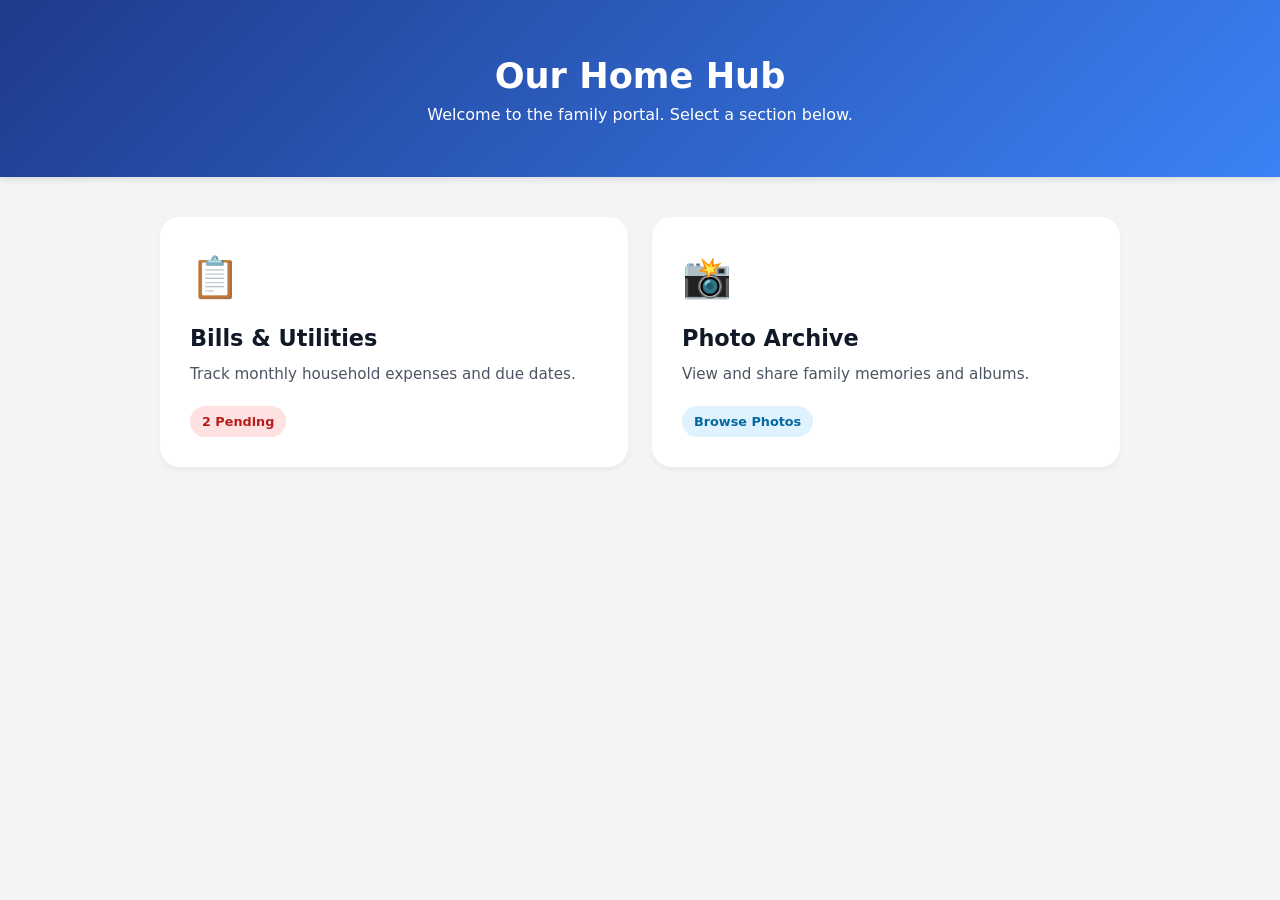
<file: index.html>
<!DOCTYPE html>
<html lang="en">
<head>
    <meta charset="UTF-8">
    <meta name="viewport" content="width=device-width, initial-scale=1.0">
    <title>Our Home Hub</title>
    <link rel="stylesheet" href="style.css">
</head>
<body>

    <header class="main-header">
        <div class="header-content">
            <h1>Our Home Hub</h1>
            <p>Welcome to the family portal. Select a section below.</p>
        </div>
    </header>

    <main class="hub-container menu-grid">
        
        <a href="bills.html" class="hub-nav-card">
            <div class="nav-icon">📋</div>
            <h2>Bills & Utilities</h2>
            <p>Track monthly household expenses and due dates.</p>
            <span class="nav-status warning">2 Pending</span>
        </a>

        <a href="gallery.html" class="hub-nav-card">
            <div class="nav-icon">📸</div>
            <h2>Photo Archive</h2>
            <p>View and share family memories and albums.</p>
            <span class="nav-status info">Browse Photos</span>
        </a>

    </main>

</body>
</html>
</file>
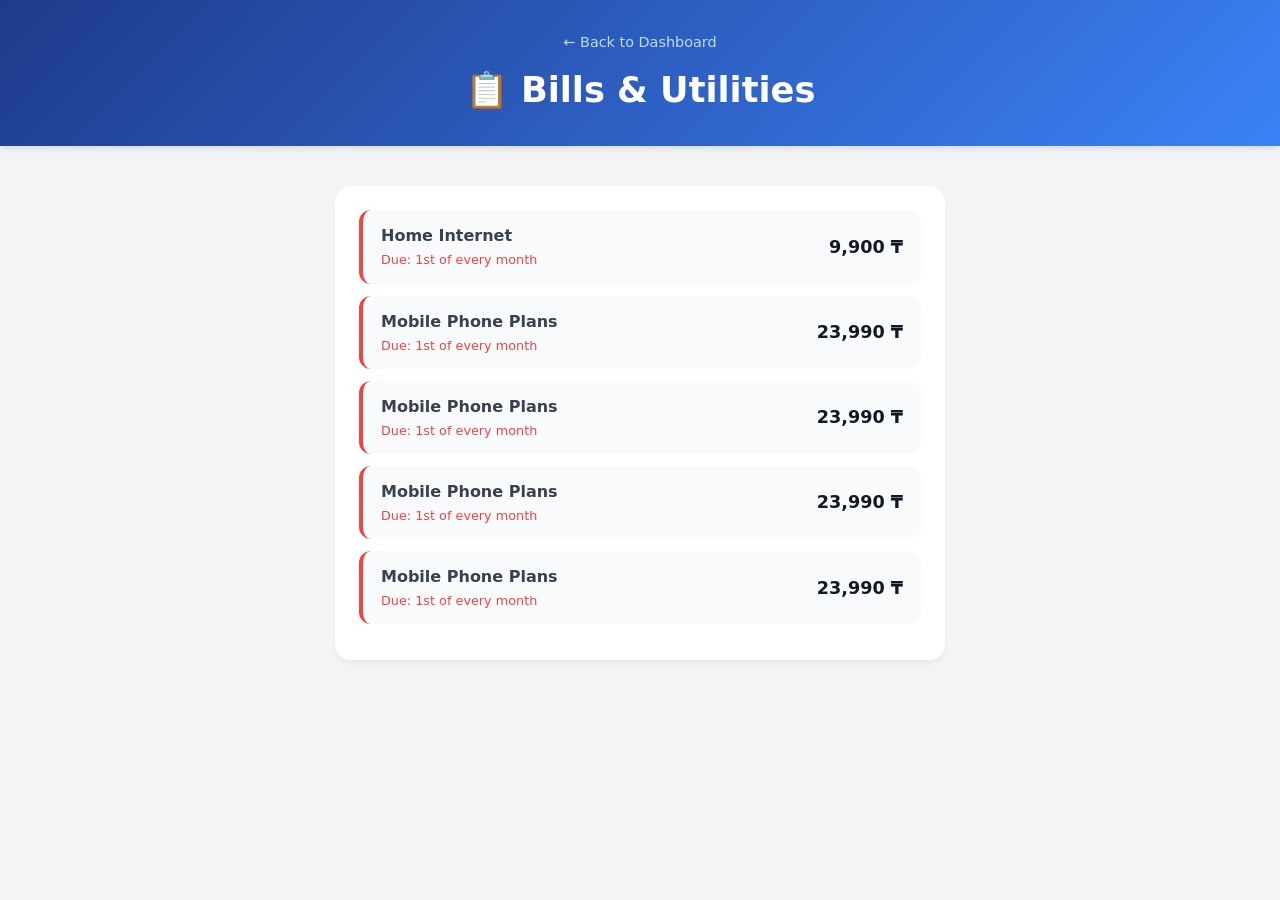
<file: bills.html>
<!DOCTYPE html>
<html lang="en">
<head>
    <meta charset="UTF-8">
    <meta name="viewport" content="width=device-width, initial-scale=1.0">
    <title>Home Hub - Bills</title>
    <link rel="stylesheet" href="style.css">
</head>
<body>

    <header class="main-header sub-page-header">
        <div class="header-content">
            <a href="index.html" class="back-link">← Back to Dashboard</a>
            <h1>📋 Bills & Utilities</h1>
        </div>
    </header>

    <main class="hub-container single-column">
        <section class="hub-card">
            <ul class="bill-list">
                
                <li class="bill-item unpaid">
                    <div class="bill-info">
                        <span class="bill-name">Home Internet</span>
                        <span class="bill-due">Due: 1st of every month</span>
                    </div>
                    <span class="bill-amount">9,900 ₸</span>
                </li>

                <li class="bill-item unpaid">
                    <div class="bill-info">
                        <span class="bill-name">Mobile Phone Plans</span>
                        <span class="bill-due">Due: 1st of every month</span>
                    </div>
                    <span class="bill-amount">23,990 ₸</span>
                </li>

                <li class="bill-item unpaid">
                    <div class="bill-info">
                        <span class="bill-name">Mobile Phone Plans</span>
                        <span class="bill-due">Due: 1st of every month</span>
                    </div>
                    <span class="bill-amount">23,990 ₸</span>
                </li>

                <li class="bill-item unpaid">
                    <div class="bill-info">
                        <span class="bill-name">Mobile Phone Plans</span>
                        <span class="bill-due">Due: 1st of every month</span>
                    </div>
                    <span class="bill-amount">23,990 ₸</span>
                </li>

                <li class="bill-item unpaid">
                    <div class="bill-info">
                        <span class="bill-name">Mobile Phone Plans</span>
                        <span class="bill-due">Due: 1st of every month</span>
                    </div>
                    <span class="bill-amount">23,990 ₸</span>
                </li>
            </ul>
        </section>

    </main>

</body>
</html>
</file>
<file: style.css>
/* --- RESET & VARIABLES --- */
* {
    margin: 0;
    padding: 0;
    box-sizing: border-box;
}

body {
    font-family: 'Segoe UI', system-ui, sans-serif;
    background-color: #f3f4f6;
    color: #1f2937;
    line-height: 1.5;
    padding-bottom: 60px;
}

/* --- HEADER & NAVIGATION --- */
.main-header {
    background: linear-gradient(135deg, #1e3a8a 0%, #3b82f6 100%);
    color: white;
    padding: 50px 20px;
    text-align: center;
    margin-bottom: 40px;
    box-shadow: 0 4px 6px -1px rgba(0, 0, 0, 0.1);
    position: relative;
}

.sub-page-header {
    padding: 30px 20px;
}

.back-link {
    color: #bfdbfe;
    text-decoration: none;
    font-size: 0.9rem;
    display: inline-block;
    margin-bottom: 10px;
    font-weight: 500;
}

.back-link:hover {
    color: #ffffff;
    text-decoration: underline;
}

.header-content h1 {
    font-size: 2.2rem;
    font-weight: 700;
}

/* --- LAYOUT CONTAINER CONTEXTS --- */
.hub-container {
    max-width: 1000px;
    margin: 0 auto;
    padding: 0 20px;
}

/* Homepage main menu layout */
.menu-grid {
    display: grid;
    grid-template-columns: 1fr;
    gap: 24px;
}

@media (min-width: 640px) {
    .menu-grid {
        grid-template-columns: 1fr 1fr;
    }
}

/* Gallery page layout */
.gallery-grid {
    display: grid;
    grid-template-columns: 1fr;
    gap: 20px;
}

@media (min-width: 640px) {
    .gallery-grid {
        grid-template-columns: 1fr 1fr;
    }
    @media (min-width: 900px) {
        .gallery-grid {
            grid-template-columns: 1fr 1fr 1fr;
        }
    }
}

.single-column {
    max-width: 650px;
}

/* --- INTERACTIVE NAV CARDS (HOMEPAGE) --- */
.hub-nav-card {
    background: white;
    border-radius: 20px;
    padding: 30px;
    text-decoration: none;
    color: inherit;
    box-shadow: 0 4px 6px -1px rgba(0, 0, 0, 0.05);
    transition: transform 0.2s ease, box-shadow 0.2s ease;
    display: flex;
    flex-direction: column;
    align-items: flex-start;
}

.hub-nav-card:hover {
    transform: translateY(-4px);
    box-shadow: 0 10px 15px -3px rgba(0, 0, 0, 0.1);
}

.nav-icon {
    font-size: 2.5rem;
    margin-bottom: 15px;
}

.hub-nav-card h2 {
    font-size: 1.4rem;
    color: #111827;
    margin-bottom: 8px;
}

.hub-nav-card p {
    color: #4b5563;
    font-size: 0.95rem;
    margin-bottom: 20px;
    flex-grow: 1;
}

.nav-status {
    font-size: 0.8rem;
    font-weight: 600;
    padding: 6px 12px;
    border-radius: 9999px;
}
.nav-status.warning { background: #fee2e2; color: #b91c1c; }
.nav-status.info { background: #e0f2fe; color: #0369a1; }

/* --- BILLS STYLING --- */
.hub-card {
    background: #ffffff;
    border-radius: 16px;
    padding: 24px;
    box-shadow: 0 4px 6px -1px rgba(0, 0, 0, 0.05);
}

.bill-list { list-style: none; }

.bill-item {
    display: flex;
    justify-content: space-between;
    align-items: center;
    padding: 14px 18px;
    background: #f9fafb;
    border-radius: 12px;
    margin-bottom: 12px;
    border-left: 4px solid #d1d5db;
}

.bill-info { display: flex; flex-direction: column; }
.bill-name { font-weight: 600; color: #374151; }
.bill-due { font-size: 0.8rem; color: #6b7280; margin-top: 2px; }
.bill-amount { font-weight: 700; font-size: 1.1rem; color: #111827; }

.bill-item.unpaid { border-left-color: #ef4444; }
.bill-item.unpaid .bill-due { color: #ef4444; font-weight: 500; }
.bill-item.paid { border-left-color: #10b981; }
.bill-item.paid .bill-due { color: #10b981; }

/* --- PHOTO CARD STYLING --- */
.photo-card-v2 {
    background: white;
    border-radius: 12px;
    overflow: hidden;
    box-shadow: 0 4px 6px -1px rgba(0, 0, 0, 0.05);
    border: 1px solid #e5e7eb;
}

.photo-card-v2 img {
    width: 100%;
    height: 200px;
    object-fit: cover;
    display: block;
}

.photo-meta {
    padding: 14px;
}

.photo-meta h3 { font-size: 1rem; color: #111827; }
.photo-meta p { font-size: 0.8rem; color: #6b7280; }
</file>
